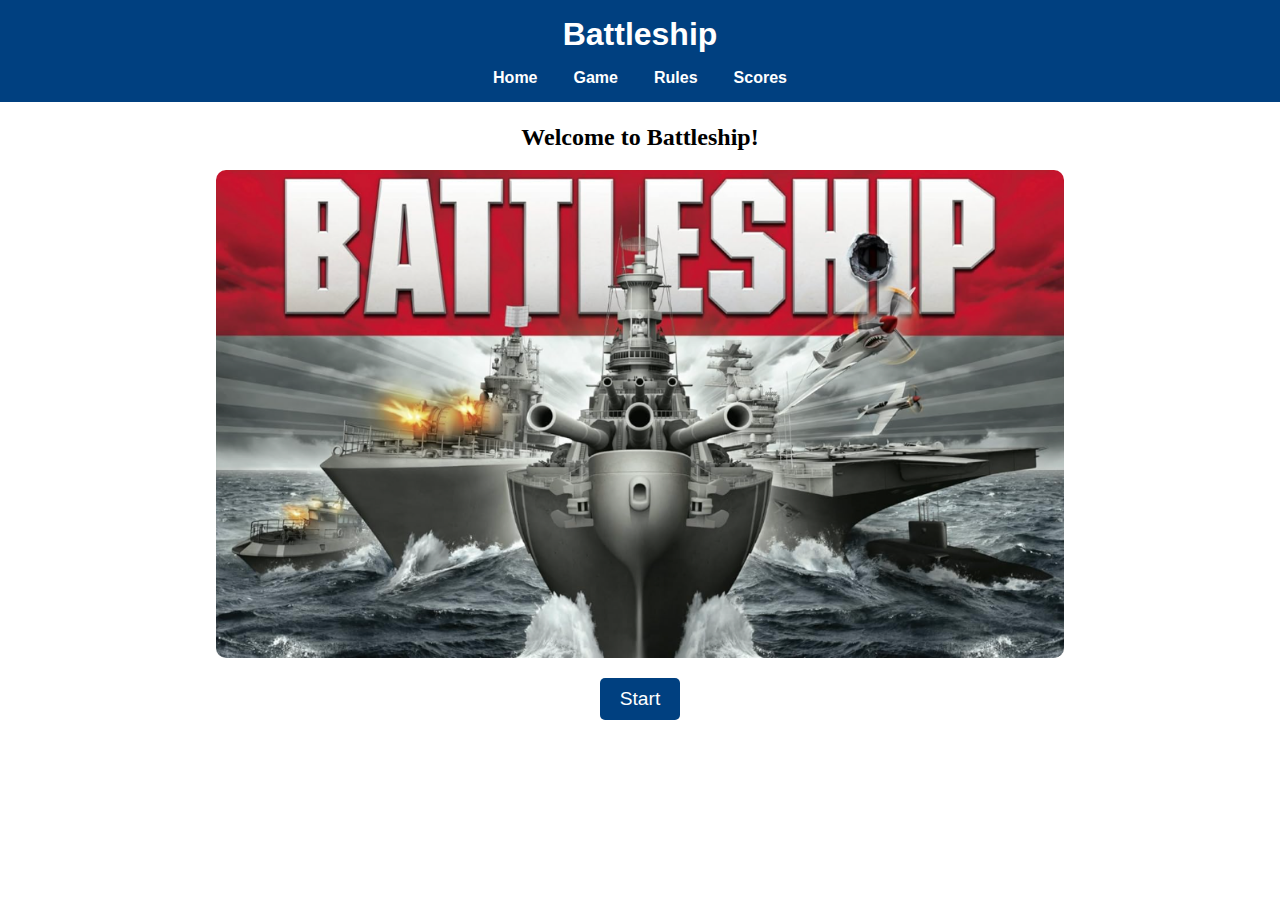
<file: index.html>
<!DOCTYPE html>
<html lang="en">
<head>
    <meta charset="UTF-8">
    <meta name="viewport" content="width=device-width, initial-scale=1.0">
    <title>Battleship Game</title>
    <link rel="stylesheet" href="assets/styles/main.css">
</head>
<style>

main {
    margin-top: 80px; 
    display: flex;
    justify-content: center;
    align-items: center;
    text-align: center;
    padding: 20px;
}


.hero {
    margin-top: 80px; 

    max-width: 90%;
    padding: 2rem;
    display: flex;
    flex-direction: column;
    align-items: center;
    text-align: center;
    background-position: center;
    background-size: cover;
    height: 400px;
    justify-content: center;
    border-radius: 10px;
}


.start-btn {
    margin-top: 20px;
    padding: 10px 20px;
    font-size: 1.2rem;
    background-color: #004080;
    color: white;
    border: none;
    border-radius: 5px;
    cursor: pointer;
    transition: transform 0.3s ease-in-out;  
}

.start-btn:hover {
    transform: scale(0.95);
    background-color: #002b5e;
}


@media (max-width: 600px) {
    main {
        padding-top: 60px;
            }
    .hero {
        flex-direction: column;
        height: auto;
        padding: 1rem;
        text-align: center;
    }

    .hero img {
        max-width: 100%;
        height: auto;
    }

    .start-btn {
        width: 100%; 
    }
}


.hero img {
    max-width: 80%;
    height: auto;
    border-radius: 10px;
}

</style>

<body>

    <header id="navbar">
        <nav>
            <div class="nav-header">
                <h1>Battleship</h1>
            </div>
            <div class="nav-links">
                <ul>
                    <li><a href="index.html">Home</a></li>
                    <li><a href="game.html">Game</a></li>
                    <li><a href="rules.html">Rules</a></li>
                    <li><a href="scores.html">Scores</a></li>
                </ul>
            </div>
        </nav>
    </header>


    <main>
        <section class="hero">
            <h2>Welcome to Battleship!</h2>
            <img src="assets/images/Battleship.png" alt="Battleship Game">
            <button class="start-btn" onclick="location.href='game.html'">Start</button>
        </section>
    </main>
    
    
</body>
</html>
</file>
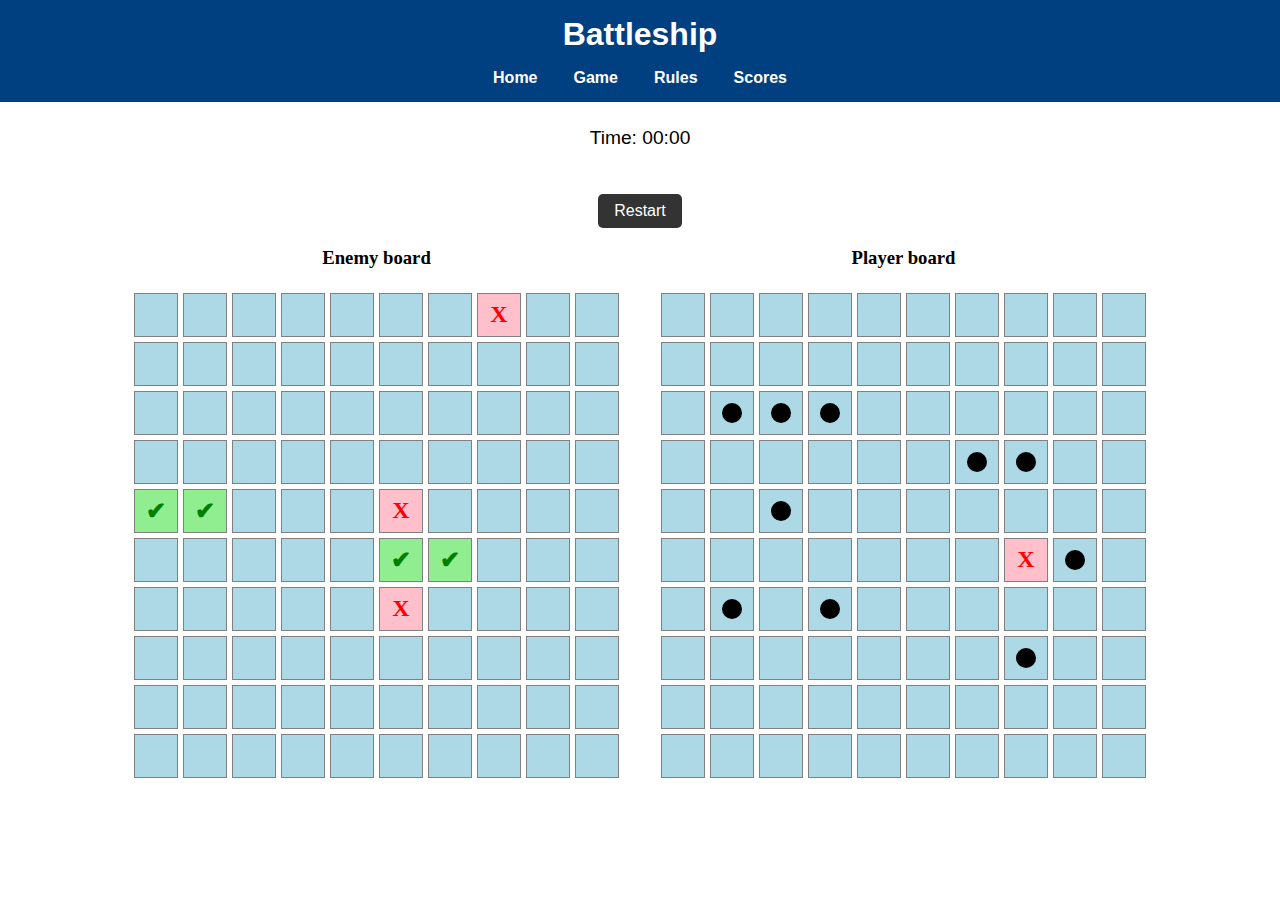
<file: game.html>
<!DOCTYPE html>
<html lang="zh-CN">
<head>
    <meta charset="UTF-8">
    <meta name="viewport" content="width=device-width, initial-scale=1.0">
    <title>Game Page</title>
    <link rel="stylesheet" href="assets/styles/main.css">

     <style>
        main {
            padding-top: 100px; 
            display: flex;
            flex-direction: column;
            align-items: center;
            justify-content: center;
        }


        h2 {
            font-size: 50px;
        }

        .game-container {
            display: flex;
            gap: 2rem;
            margin-bottom: 2rem;
            flex-wrap: wrap;
            justify-content: center;
        }


        .board {
            display: flex;
            flex-direction: column;
            align-items: center;
        }

        table {
            border-collapse: separate;
            border-spacing: 5px;
        }

        td {
            width: 40px;
            height: 40px;
            background-color: lightblue;
            border: 1px solid grey;
            position: relative;
            text-align: center;
            vertical-align: middle;
            cursor: pointer;
        }

        @media (max-width: 768px) {
            .game-container {
                flex-direction: column; 
                align-items: center;
            }

            .time, .restart-btn {
                text-align: center;
                width: 100%;
                margin-top: 10px;
            }
            td {
                width: 30px;
                height: 30px;
            }

            .misses, .hit {
                font-size: 18px;
            }
        }




        @media (max-width: 480px) {
            main {
                padding-top: 80px;
            }
            td {
                width: 25px;
                height: 25px;
            }

            .misses, .hit {
                font-size: 16px;
            }
        }

        .ship::before {
            content: '';
            position: absolute;
            top: 50%;
            left: 50%;
            width: 20px;
            height: 20px;
            background-color: black;
            border-radius: 50%;
            transform: translate(-50%, -50%);
        }


        .misses {
            background-color: pink;
            color: red;
            font-size: 24px;
            font-weight: bold;
        }

        .hit {
            background-color: lightgreen;
            color: green;
            font-size: 24px;
            font-weight: bold;
        }

        .restart-btn {
            text-align: center;
            margin-top: 1rem;
            padding: 0.5rem 1rem;
            font-size: 1rem;
            background-color: #333;
            color: #fff;
            border: none;
            border-radius: 5px;
            cursor: pointer;
            transition: background-color 0.3s;
        }

        .restart-btn:hover {
            transform: scale(0.95);

            background-color: #555;
        }

        .time {
            font-family: Arial, sans-serif;
            font-size: 1.2em;
            margin-bottom: 10px;
        }
     </style>
    
 </head>

 <body>
    <header id="navbar">
        <nav>
            <div class="nav-header">
                <h1>Battleship</h1>
            </div>
            <div class="nav-links">
                <ul>
                    <li><a href="index.html">Home</a></li>
                    <li><a href="game.html">Game</a></li>
                    <li><a href="rules.html">Rules</a></li>
                    <li><a href="scores.html">Scores</a></li>
                </ul>
            </div>
        </nav>
    </header>


            <main>
                <div class="time">
                    <p>Time: <span>00:00</span></p>
                </div>
                <button class="restart-btn">Restart</button>
            
                <section class="game-container">
                    <div class="board">
                        <h3>Enemy board</h3>

                        <table>
    
                            <tr>
                                <td></td><td></td><td></td><td></td ><td></td><td></td><td></td><td class="misses">X</td><td></td><td></td>
                            </tr>
                            <tr>
                                <td></td><td></td><td></td><td></td><td></td><td></td><td></td><td></td><td></td><td></td>
                            </tr>
                            <tr>
                               <td></td><td></td><td></td><td></td><td></td><td></td><td></td><td></td><td></td><td></td>
                           </tr>
                            <tr>
                               <td></td><td></td><td></td><td></td><td></td><td></td><td></td><td></td><td></td><td></td>
                           </tr>
                            <tr>
                               <td class="hit">&#10004</td><td class="hit">&#10004</td><td></td><td></td><td></td><td class="misses">X</td><td></td><td></td><td></td><td></td>
                           </tr>
                            <tr>
                               <td></td><td></td><td></td><td></td><td></td><td class="hit">&#10004</td><td class="hit">&#10004</td><td></td><td></td><td></td>
                           </tr>
                            <tr>
                               <td></td><td></td><td></td><td></td><td></td><td class="misses">X</td><td></td><td></td><td></td><td></td>
                           </tr>
                            <tr>
                               <td></td><td></td><td></td><td></td><td></td><td></td><td></td><td></td><td></td><td></td>
                           </tr>
                            <tr>
                                <td></td><td></td><td></td><td></td><td></td><td></td><td></td><td></td><td></td><td></td>
                            </tr>
                            <tr>
                                <td></td><td></td><td></td><td></td><td></td><td></td><td></td><td></td><td></td><td></td>
                            </tr>
                        </table>
                    </div>
                    <div class="board">
                        <h3>Player board</h3>
                        <table>
             
                           <tr>
                               <td></td><td></td><td></td><td></td><td></td><td></td><td></td><td></td><td></td><td></td>
                           </tr>
                           <tr>
                               <td></td><td></td><td></td><td></td><td></td><td></td><td></td><td></td><td></td><td></td>
                           </tr>
                           <tr>
                               <td></td><td class="ship"></td><td class="ship"></td><td class="ship"></td><td></td><td></td><td></td><td></td><td></td><td></td>
                           </tr>
                           <tr>
                               <td></td><td></td><td></td><td></td><td></td><td></td><td class="ship"></td><td class="ship"></td><td></td><td></td>
                           </tr>
                           <tr>
                               <td></td><td></td><td class="ship"></td><td></td><td></td><td></td><td></td><td></td><td></td><td></td>
                           </tr>
                           <tr>
                               <td></td><td></td><td></td><td></td><td></td><td></td><td></td><td class="misses">X</td><td class="ship"></td><td></td>
                           </tr>
                           <tr>
                               <td></td><td class="ship"></td><td></td><td class="ship"></td><td></td><td></td><td></td><td></td><td></td><td></td>
                           </tr>
                           <tr>
                               <td></td><td></td><td></td><td></td><td></td><td></td><td></td><td class="ship"></td><td></td><td></td>
                           </tr>
                           <tr>
                               <td></td><td></td><td></td><td></td><td></td><td></td><td></td><td></td><td></td><td></td>
                           </tr>
                           <tr>
                               <td></td><td></td><td></td><td></td><td></td><td></td><td></td><td></td><td></td><td></td>
                           </tr>
                       </table>
                    </div>
                </section>
            </main>
</file>
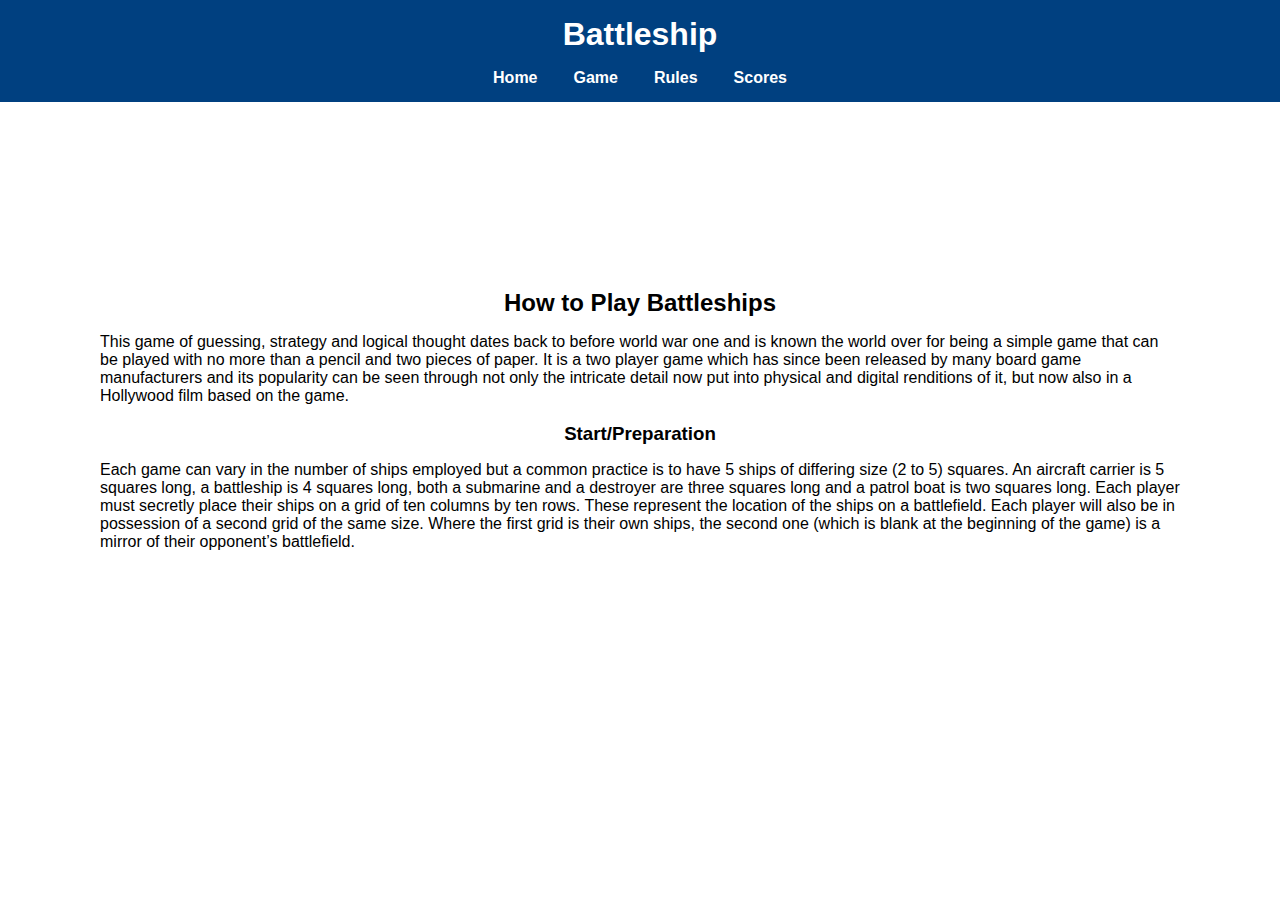
<file: rules.html>
<!DOCTYPE html>
<html lang="zh-CN">
<head>
    <meta charset="UTF-8">
    <meta name="viewport" content="width=device-width, initial-scale=1.0">
    <title>rules</title>
    <link rel="stylesheet" href="assets/styles/main.css">
    <style>
        main {
            font-family: Arial, sans-serif;
            text-align: center;
            margin: 0;
            padding: 2rem; 
            display: flex;
            flex-direction: column;
            justify-content: center;
            align-items: center;

            min-height: calc(100vh - 80px); 
            box-sizing: border-box; 
        }


        .rules-container {
            max-width: 90%;
            padding: 2rem;
            border-radius: 8px;
            margin: 5vh auto;
            text-align: left;
        }

        h2 {
            text-align: center;
            margin-bottom: 1rem;
        }

        h3 {
            text-align: center;
            margin-bottom: 1rem;
        }

        @media (max-width: 768px) {
            main {
                padding-top: 80px;
            }
            
            .rules-container {
                padding: 1rem;
                margin: 2rem auto;
            }

    
        }

        

    </style>
</head>
<body>
       <header id="navbar">
        <nav>
            <div class="nav-header">
                <h1>Battleship</h1>
            </div>
            <div class="nav-links">
                <ul>
                    <li><a href="index.html">Home</a></li>
                    <li><a href="game.html">Game</a></li>
                    <li><a href="rules.html">Rules</a></li>
                    <li><a href="scores.html">Scores</a></li>
                </ul>
            </div>
        </nav>
    </header>
    <main>
        <section class="rules-container">
            <h2>How to Play Battleships</h2>
            <p>This game of guessing, strategy and logical thought dates back to before world war one and is known the world over for being a simple game that can be played with no more than a pencil and two pieces of paper. It is a two player game which has since been released by many board game manufacturers and its popularity can be seen through not only the intricate detail now put into physical and digital renditions of it, but now also in a Hollywood film based on the game.</p>
            <h3>Start/Preparation</h3>
            <p>Each game can vary in the number of ships employed but a common practice is to have 5 ships of differing size (2 to 5) squares. An aircraft carrier is 5 squares long, a battleship is 4 squares long, both a submarine and a destroyer are three squares long and a patrol boat is two squares long. Each player must secretly place their ships on a grid of ten columns by ten rows. These represent the location of the ships on a battlefield. Each player will also be in possession of a second grid of the same size. Where the first grid is their own ships, the second one (which is blank at the beginning of the game) is a mirror of their opponent’s battlefield.</p>
        </section>
    </main>
</body>
</html>
</file>
<file: assets/styles/main.css>
#navbar {
    font-family: Arial, sans-serif;
    position: fixed;
    top: 0;
    left: 0;
    width: 100%;
    height: 70px;  
    background-color: #004080;
    color: white;
    padding: 1rem 0;
    z-index: 1000;
}

@media (max-width: 768px) {

    .nav-links ul li {
        width: 100%;
        text-align: center;
    }

    .nav-links ul li a {
        display: block;
        padding: 10px;
        width: 100%;
    }
}

main {
    padding-top: 80px;
}

nav {
    display: flex;
    flex-direction: column;
    align-items: center;
    gap: 1rem;
    max-width: 1200px;
    margin: 0 auto;
    padding: 0 20px;
}

.nav-header h1 {
    margin: 0;
    font-size: 2rem;
}

.nav-links ul {
    list-style: none;
    display: flex;
    padding: 0;
    margin: 0;
    gap: 1rem;
}

.nav-links ul li a {
    color: white;
    text-decoration: none;
    font-weight: bold;
    padding: 5px 10px;
    border-radius: 5px;
    transition: transform 0.3s ease-in-out;
}

.nav-links ul li a:hover {
    transform: scale(0.5);
    background-color: #002b5e;
}
</file>
